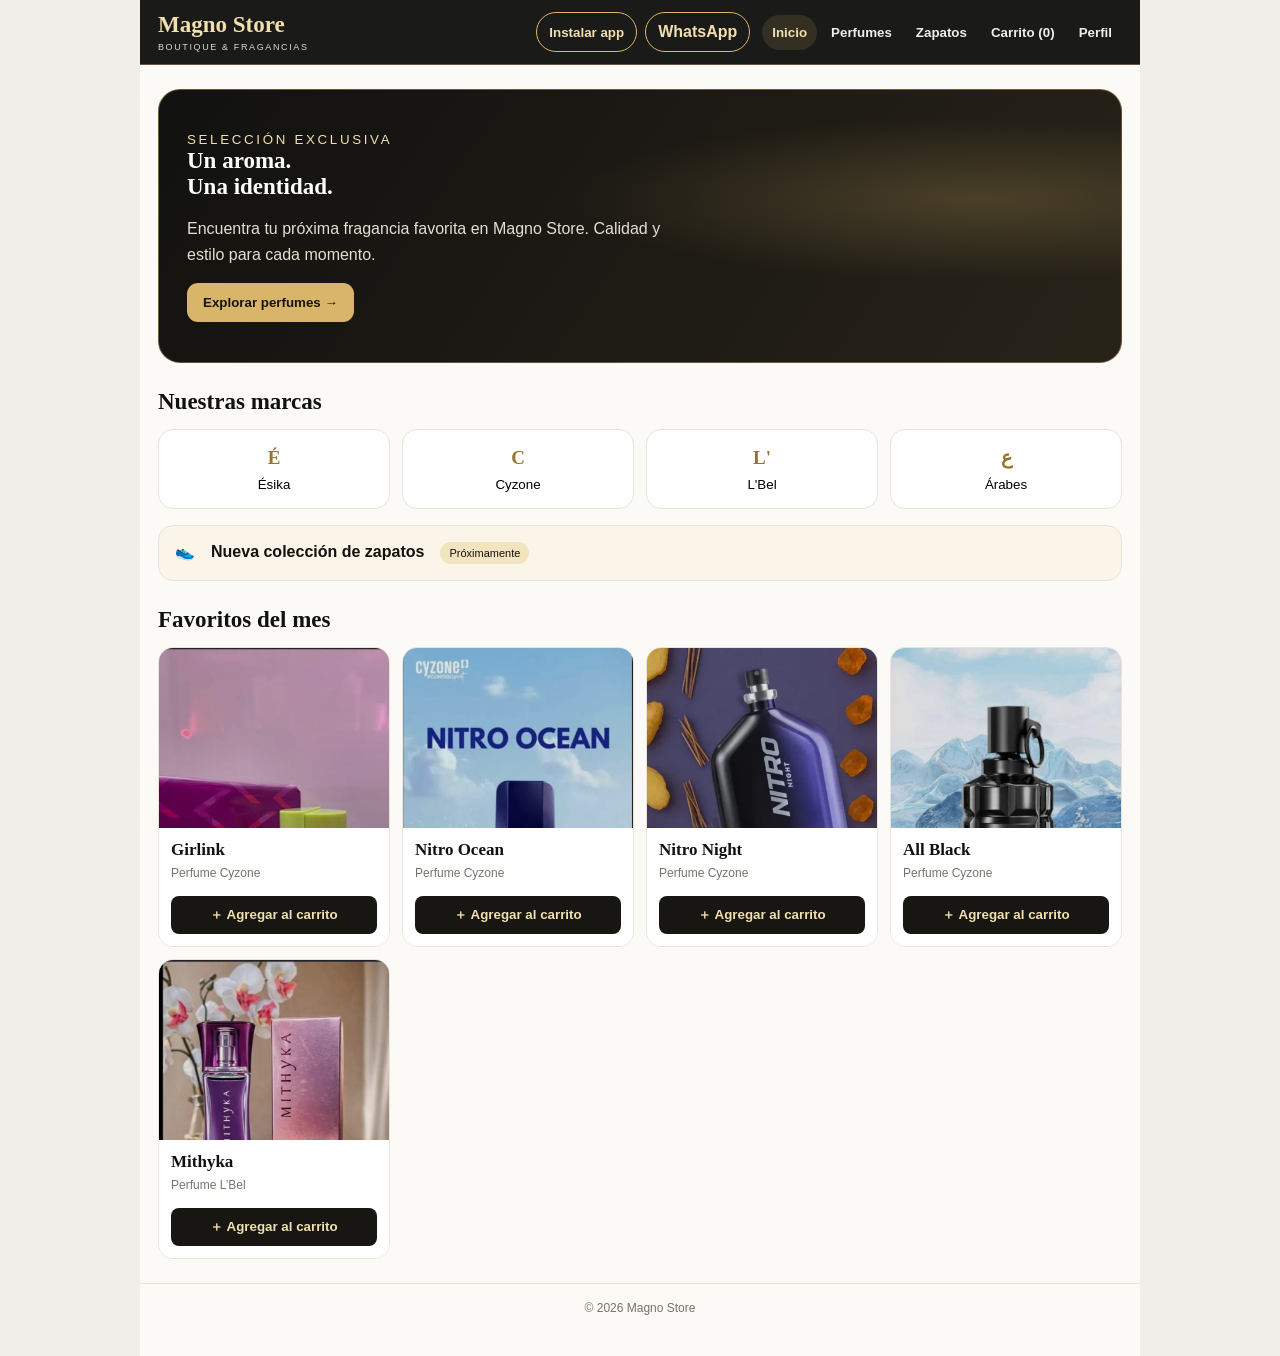
<file: index.html>
<!doctype html>
<html lang="es">
<head>
  <meta charset="utf-8">
  <meta name="viewport" content="width=device-width, initial-scale=1, viewport-fit=cover">
  <meta name="theme-color" content="#11110f">
  <meta name="apple-mobile-web-app-capable" content="yes">
  <meta name="apple-mobile-web-app-status-bar-style" content="black-translucent">
  <meta name="apple-mobile-web-app-title" content="Magno Store">
  <title>Magno Store | Boutique &amp; Fragancias</title>
  <link rel="manifest" href="./manifest.json">
  <link rel="icon" href="./logo.png" type="image/png">
  <link rel="apple-touch-icon" href="./logo.png">
  <style>
    :root{color-scheme:light;--ink:#11110f;--gold:#d8b568;--gold-light:#f1dfae;--paper:#fbfaf7;--muted:#77736a;--line:#e9e4d8}*{box-sizing:border-box}body{margin:0;background:#f0eee8;color:var(--ink);font-family:Arial,sans-serif}.app{max-width:1000px;min-height:100vh;margin:auto;background:var(--paper);padding-bottom:24px}.header{position:sticky;top:0;z-index:5;background:#11110ff5;color:white;border-bottom:1px solid #d8b56866}.header-inner{max-width:1000px;margin:auto;padding:12px 18px;display:flex;align-items:center;gap:12px;flex-wrap:wrap}.brand{margin-right:auto}.brand h1{font:700 23px Georgia,serif;color:var(--gold-light);margin:0}.brand p{margin:4px 0 0;font-size:9px;letter-spacing:.18em;text-transform:uppercase;color:#ded8ca}.nav{display:flex;gap:4px;overflow:auto}.nav button{white-space:nowrap;border:0;border-radius:20px;background:transparent;color:#eee;padding:10px;cursor:pointer;font-weight:700}.nav button.active{color:var(--gold-light);background:#d8b56822}.actions{display:flex;gap:8px}.support,.install-app{border:1px solid var(--gold);border-radius:22px;padding:10px 12px;background:transparent;color:var(--gold-light);font-weight:800;text-decoration:none;white-space:nowrap;cursor:pointer}.install-app{display:inline-block}.install-app.show{display:inline-block}main{padding:24px 18px}.view{display:none}.view.active{display:block}.hero{padding:40px 28px;border:1px solid #d8b56866;border-radius:22px;background:radial-gradient(ellipse at 85% 40%,#d8b56838,transparent 35%),linear-gradient(125deg,#11110f,#282319);color:white}.hero small{color:var(--gold-light);letter-spacing:.2em;text-transform:uppercase}.hero h2{font:700 clamp(36px,7vw,58px)/1.08 Georgia,serif;margin:14px 0}.hero p{max-width:500px;line-height:1.6;color:#e5dfd1}.gold-btn{display:inline-block;border:0;border-radius:11px;padding:12px 16px;background:var(--gold);color:#17140d;font-weight:800;text-decoration:none;cursor:pointer}.section-head{display:flex;align-items:center;justify-content:space-between;margin:26px 0 14px}.section-head h2,.view h2{font:700 23px Georgia,serif;margin:0}.brand-grid,.products{display:grid;grid-template-columns:repeat(4,minmax(0,1fr));gap:12px}.brand-card,.product,.panel{background:white;border:1px solid var(--line);border-radius:15px}.brand-card{padding:16px;text-align:center;cursor:pointer}.brand-card b{display:block;color:#96742a;font:700 19px Georgia;margin-bottom:8px}.shoe{margin-top:16px;padding:16px;border:1px solid var(--line);border-radius:15px;background:#faf5e8;cursor:pointer}.search{width:100%;margin:12px 0;padding:13px;border:1px solid var(--line);border-radius:11px;font-size:15px}.filters{display:flex;gap:8px;overflow:auto;margin:8px 0}.filter{border:1px solid var(--line);border-radius:20px;background:white;padding:9px 13px;white-space:nowrap;cursor:pointer}.filter.active{background:#171612;color:var(--gold-light)}.product{overflow:hidden}.product-art{height:180px;background:#f2ecdc;display:grid;place-items:center;cursor:zoom-in}.product-art img{width:100%;height:100%;object-fit:contain}.product-info{display:flex;flex-direction:column;padding:12px}.product-info h3{display:block;font:700 17px Georgia,serif;margin:0 0 6px}.product-info p{display:block;color:var(--muted);font-size:12px;margin:0 0 8px}.product-info strong{display:block;margin:8px 0}.product-info button{width:100%;border:0;border-radius:8px;background:#171612;color:var(--gold-light);padding:10px;cursor:pointer;font-weight:700}.panel{padding:18px;margin:14px 0}.empty{padding:22px;text-align:center;border:1px solid var(--line);border-radius:14px;background:white}.cart-row{display:flex;align-items:center;justify-content:space-between;gap:12px;padding:12px;margin:9px 0;background:white;border:1px solid var(--line);border-radius:13px}.qty button{padding:6px 10px;cursor:pointer}.badge{display:inline-block;background:#f1e4be;border-radius:20px;padding:5px 9px;font-size:11px}.toast{position:fixed;bottom:18px;left:50%;transform:translateX(-50%);background:#171612;color:white;padding:12px 17px;border-radius:30px;display:none;z-index:10}.toast.show{display:block}footer{text-align:center;border-top:1px solid var(--line);padding:17px;color:var(--muted);font-size:12px}.modal{position:fixed;inset:0;z-index:20;background:#000d;display:none;align-items:center;justify-content:center;padding:20px}.modal.open{display:flex}.modal img{max-width:min(92vw,680px);max-height:82vh;object-fit:contain;background:white;border-radius:12px}.modal-close{position:absolute;top:18px;right:18px;border:0;border-radius:50%;width:42px;height:42px;font-size:24px;cursor:pointer}.ios-tip{display:none;margin:10px 18px;padding:10px;border:1px solid var(--gold);border-radius:10px;text-align:center;background:#fff7df;font-size:13px}.ios-tip.show{display:block}@media(max-width:700px){.header-inner{padding:10px 12px}.nav{order:3;flex-basis:100%}.nav button{padding:8px}.support{display:none}.install-app{padding:8px 10px;font-size:12px}main{padding:16px 13px}.hero{padding:30px 20px}.brand-grid{grid-template-columns:repeat(4,1fr);gap:7px}.brand-card{padding:12px 4px;font-size:11px}.products{grid-template-columns:repeat(2,minmax(0,1fr));gap:9px}.product-art{height:150px}.product-info{padding:10px}.product-info h3{font-size:15px}}
    /* Keep every product image in its own area, with the name and action below it. */
    .products .product{display:flex;flex-direction:column;min-width:0}
    .products .product-art{position:relative;flex:0 0 180px;width:100%;overflow:hidden}
    .products .product-art img{display:block;object-fit:contain}
    .products .product-info{position:static;display:flex;flex:1 0 auto;flex-direction:column;background:#fff}
    .products .product-info h3,.products .product-info p{position:static;transform:none}
    .products .product-info button{position:static;margin-top:8px}
    @media(max-width:700px){.products .product-art{flex-basis:150px}}
  </style>
</head>
<body>
<div class="app">
<header class="header"><div class="header-inner"><div class="brand"><h1>Magno Store</h1><p>Boutique &amp; Fragancias</p></div><div class="actions"><button id="install-app" class="install-app" type="button">Instalar app</button><a class="support" href="https://wa.me/584142607437" target="_blank" rel="noopener">WhatsApp</a></div><nav class="nav" aria-label="Navegación"><button class="active" data-tab="inicio">Inicio</button><button data-tab="perfumes">Perfumes</button><button data-tab="zapatos">Zapatos</button><button data-tab="carrito">Carrito (<span id="cart-count">0</span>)</button><button data-tab="perfil">Perfil</button></nav></div></header>
<div id="ios-tip" class="ios-tip">En iPhone: toca Compartir en Safari y luego «Agregar a pantalla de inicio».</div>
<main>
<section class="view active" id="view-inicio"><div class="hero"><small>Selección exclusiva</small><h2>Un aroma.<br>Una identidad.</h2><p>Encuentra tu próxima fragancia favorita en Magno Store. Calidad y estilo para cada momento.</p><button class="gold-btn" data-go="perfumes">Explorar perfumes →</button></div><div class="section-head"><h2>Nuestras marcas</h2></div><div class="brand-grid"><button class="brand-card" data-brand="Ésika"><b>É</b>Ésika</button><button class="brand-card" data-brand="Cyzone"><b>C</b>Cyzone</button><button class="brand-card" data-brand="L’Bel"><b>L'</b>L'Bel</button><button class="brand-card" data-brand="Árabes"><b>ع</b>Árabes</button></div><div class="shoe" data-go="zapatos">👟　<strong>Nueva colección de zapatos</strong>　<span class="badge">Próximamente</span></div><div class="section-head"><h2>Favoritos del mes</h2></div><div id="featured" class="products"></div></section>
<section class="view" id="view-perfumes"><div class="section-head"><h2>Catálogo de perfumes</h2></div><input id="search" class="search" type="search" placeholder="Buscar perfume, marca o aroma"><div class="filters"><button class="filter active" data-filter="Todas">Todas</button><button class="filter" data-filter="Ésika">Ésika</button><button class="filter" data-filter="Cyzone">Cyzone</button><button class="filter" data-filter="L’Bel">L'Bel</button><button class="filter" data-filter="Árabes">Árabes</button></div><p id="results"></p><div id="products" class="products"></div></section>
<section class="view" id="view-zapatos"><div class="panel" style="text-align:center"><span class="badge">PRÓXIMAMENTE</span><h2>Nueva colección de calzado</h2><p>Estamos preparando nuevos modelos para ti.</p><a class="gold-btn" href="https://wa.me/584142607437?text=Quiero%20un%20aviso%20cuando%20lleguen%20los%20zapatos" target="_blank" rel="noopener">Avisarme por WhatsApp</a></div></section>
<section class="view" id="view-carrito"><div class="section-head"><h2>Tu carrito</h2><button id="clear-cart">Vaciar</button></div><div id="cart-items"></div><div id="cart-empty" class="empty">Tu carrito está vacío.</div><div class="panel" id="summary" hidden><strong>Precio: por confirmar</strong><p>Envío a coordinar.</p><button class="gold-btn" id="checkout">Enviar pedido por WhatsApp</button></div></section>
<section class="view" id="view-perfil"><div class="panel"><span class="badge">CLIENTE MAGNO</span><h2>Magno Store Club</h2><p>Atención personalizada: 0414-2607437</p><a class="gold-btn" href="https://wa.me/584142607437" target="_blank" rel="noopener">Contactar por WhatsApp</a></div><h2>Historial de pedidos</h2><div id="orders"></div></section>
</main><footer>© <span id="year"></span> Magno Store</footer></div>
<div class="toast" id="toast" role="status"></div><div class="modal" id="image-modal" role="dialog" aria-modal="true"><button class="modal-close" id="modal-close" type="button">×</button><img id="modal-image" alt=""></div>
<script>
const products=[{id:1,n:'Girlink',b:'Cyzone',d:'Perfume Cyzone',img:'cyzone girlink.png',f:1},{id:2,n:'Nitro Ocean',b:'Cyzone',d:'Perfume Cyzone',img:'cyzone nitro ocean.png',f:1},{id:3,n:'Nitro Night',b:'Cyzone',d:'Perfume Cyzone',img:'cyzone nitro night.png',f:1},{id:4,n:'All Black',b:'Cyzone',d:'Perfume Cyzone',img:'cyzone  all black.png',f:1},{id:5,n:'Nitro',b:'Cyzone',d:'Perfume Cyzone',img:'cyzone nitro.png'},{id:6,n:'Dancing',b:'Cyzone',d:'Perfume Cyzone',img:'cyzone dancing.png'},{id:7,n:'Mystic Star',b:'Cyzone',d:'Perfume Cyzone',img:'cyzone mystic star.png'},{id:8,n:'Mithyka',b:'L’Bel',d:'Perfume L’Bel',img:"l'bel mithyka.png",f:1}];let selected='Todas';let cart=JSON.parse(localStorage.getItem('magno-cart')||'[]');
function card(p){const src=encodeURI(p.img);return `<article class="product"><div class="product-art" data-image="${p.id}"><img src="${src}" alt="${p.n}" loading="lazy"></div><div class="product-info"><h3>${p.n}</h3><p>${p.d}</p><button type="button" data-add="${p.id}">＋ Agregar al carrito</button></div></article>`}
function render(){const q=(document.getElementById('search').value||'').toLowerCase();const found=products.filter(p=>(selected==='Todas'||p.b===selected)&&`${p.n} ${p.b} ${p.d}`.toLowerCase().includes(q));document.getElementById('products').innerHTML=found.length?found.map(card).join(''):'<div class="empty">No hay resultados.</div>';document.getElementById('results').textContent=`${found.length} fragancias`;document.getElementById('featured').innerHTML=products.filter(p=>p.f).map(card).join('')}
function tab(name){document.querySelectorAll('.view').forEach(v=>v.classList.toggle('active',v.id==='view-'+name));document.querySelectorAll('.nav button').forEach(b=>b.classList.toggle('active',b.dataset.tab===name));if(name==='carrito')drawCart();scrollTo(0,0)}function brand(name){selected=name;document.querySelectorAll('.filter').forEach(b=>b.classList.toggle('active',b.dataset.filter===name));tab('perfumes');render()}
function persist(){localStorage.setItem('magno-cart',JSON.stringify(cart))}function add(id){const p=products.find(x=>x.id===id),old=cart.find(x=>x.id===id);if(old)old.q++;else cart.push({...p,q:1});persist();drawCart();toast(`${p.n} agregado al carrito`)}function change(id,d){const x=cart.find(y=>y.id===id);if(x)x.q+=d;cart=cart.filter(x=>x.q>0);persist();drawCart()}function drawCart(){const count=cart.reduce((s,x)=>s+x.q,0);document.getElementById('cart-count').textContent=count;document.getElementById('cart-empty').hidden=!!count;document.getElementById('summary').hidden=!count;document.getElementById('cart-items').innerHTML=cart.map(x=>`<div class="cart-row"><span>${x.n}</span><div class="qty"><button data-change="${x.id}" data-delta="-1">−</button> ${x.q} <button data-change="${x.id}" data-delta="1">＋</button></div></div>`).join('')}
function checkout(){if(!cart.length)return;const lines=cart.map(x=>`${x.q}x ${x.n}`).join('\n');window.open('https://wa.me/584142607437?text='+encodeURIComponent(`Hola Magno Store, quiero hacer este pedido:\n${lines}\nPor favor confirmen el precio.`),'_blank')}function toast(text){const e=document.getElementById('toast');e.textContent=text;e.classList.add('show');setTimeout(()=>e.classList.remove('show'),2500)}function openModal(src,name){document.getElementById('modal-image').src=src;document.getElementById('modal-image').alt=name;document.getElementById('image-modal').classList.add('open')}function closeModal(){document.getElementById('image-modal').classList.remove('open')}
document.addEventListener('click',e=>{const b=e.target.closest('button');if(b&&b.dataset.tab)tab(b.dataset.tab);if(b&&b.dataset.go)tab(b.dataset.go);if(b&&b.dataset.brand)brand(b.dataset.brand);if(b&&b.dataset.filter)brand(b.dataset.filter);if(b&&b.dataset.add)add(Number(b.dataset.add));if(b&&b.dataset.change)change(Number(b.dataset.change),Number(b.dataset.delta));if(b&&b.id==='clear-cart'){cart=[];persist();drawCart()}if(b&&b.id==='checkout')checkout();if(b&&b.id==='modal-close')closeModal();const art=e.target.closest('[data-image]');if(art){const p=products.find(x=>x.id===Number(art.dataset.image));openModal(encodeURI(p.img),p.n)}});document.getElementById('search').addEventListener('input',render);document.getElementById('year').textContent=new Date().getFullYear();document.getElementById('image-modal').addEventListener('click',e=>{if(e.target.id==='image-modal')closeModal()});document.addEventListener('keydown',e=>{if(e.key==='Escape')closeModal()});let deferredPrompt=null;const installButton=document.getElementById('install-app');window.addEventListener('beforeinstallprompt',e=>{e.preventDefault();deferredPrompt=e;installButton.classList.add('show')});installButton.addEventListener('click',async()=>{if(deferredPrompt){deferredPrompt.prompt();await deferredPrompt.userChoice;deferredPrompt=null;installButton.classList.remove('show')}else if(/iPhone|iPad|iPod/.test(navigator.userAgent)&&!navigator.standalone)document.getElementById('ios-tip').classList.add('show')});if(/iPhone|iPad|iPod/.test(navigator.userAgent)&&!navigator.standalone)installButton.classList.add('show');render();drawCart();if('serviceWorker'in navigator&&location.protocol!=='file:')addEventListener('load',()=>navigator.serviceWorker.register('./sw.js').catch(console.error));
</script></body></html>
</file>
